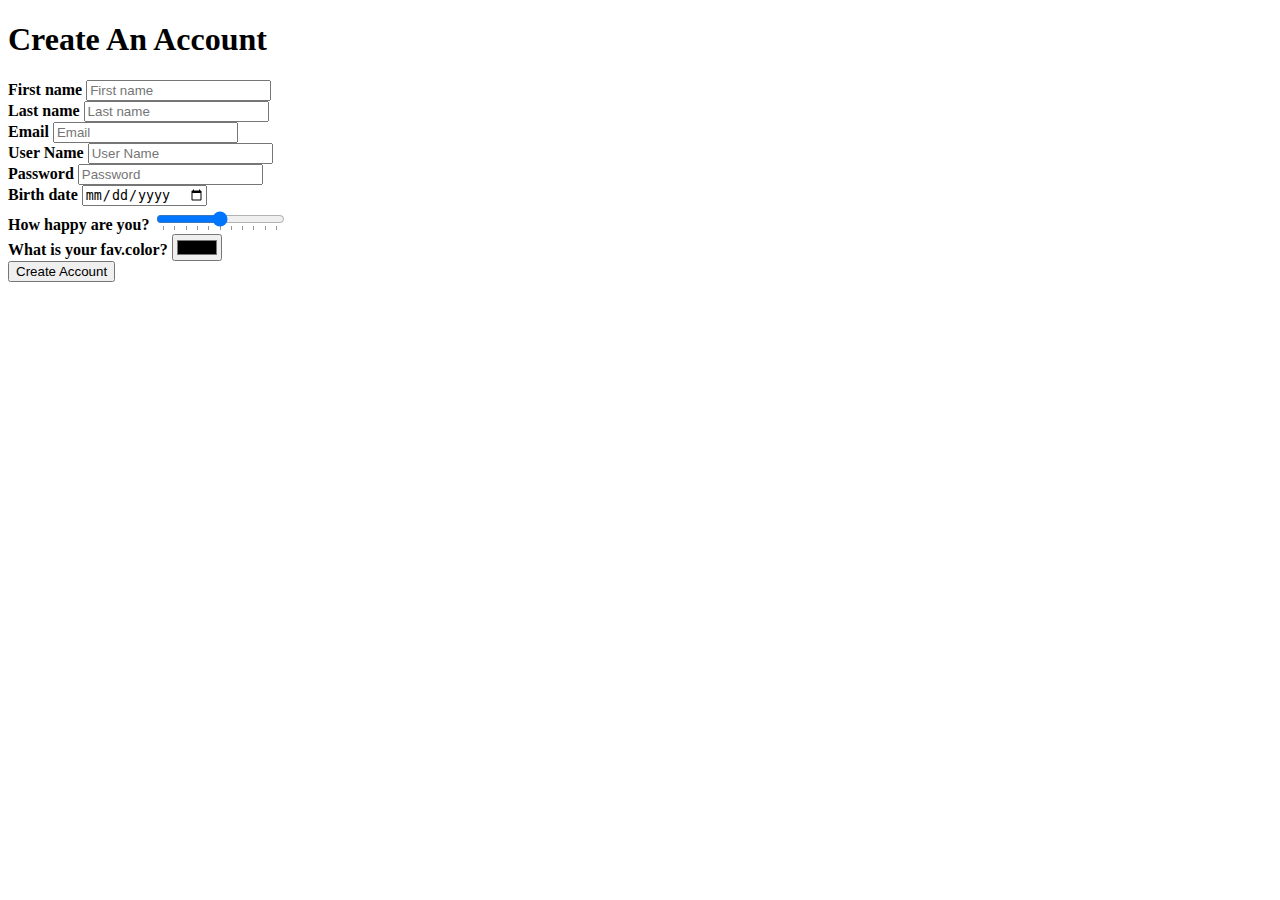
<file: 4day.html>
<!DOCTYPE html>
<html lang="en">
<head>
    <meta charset="UTF-8">
    <title>Challenges</title>
</head>

<body>
    <h1>Create An Account</h1>

    <form>
        <div>
            <label for="first-name"><strong>First name</strong></label>
            <input id="first-name" required type="text" placeholder="First name">
        </div>

        <div>
            <label for="last-name"><strong>Last name</strong></label>
            <input id="last-name" required type="text" placeholder="Last name">
        </div>

        <div>
            <label for="email"><strong>Email</strong></label>
            <input id="email" required type="email" placeholder="Email">
        </div>       

        <div>
            <label for="user-name"><strong>User Name</strong></label>
            <input id="user-name" required type="text" placeholder="User Name">
        </div>

        <div>
            <label for="password"><strong>Password</strong></label>
            <input id="password" required type="password" minlength="10" placeholder="Password">
        </div>

        <div>
            <label for="birth-date"><strong>Birth date</strong></label>
            <input id="birth-date" required type="date">
        </div>

        <div>
            <span for=range><strong>How happy are you?</strong></span>
            <input id=range required type="range" list="tickmarks">
            
            <datalist id="tickmarks">
              <option value="0"></option>
              <option value="10"></option>
              <option value="20"></option>
              <option value="30"></option>
              <option value="40"></option>
              <option value="50"></option>
              <option value="60"></option>
              <option value="70"></option>
              <option value="80"></option>
              <option value="90"></option>
              <option value="100"></option>
              <option value="110"></option>
            </datalist>
        </div>

        <div>
            <span for=color><strong>What is your fav.color?</strong></span>
            <input id=color required type="color">
        </div>    

        <input type="submit" value="Create Account">
        
    </form>

</body>
</html>
</file>
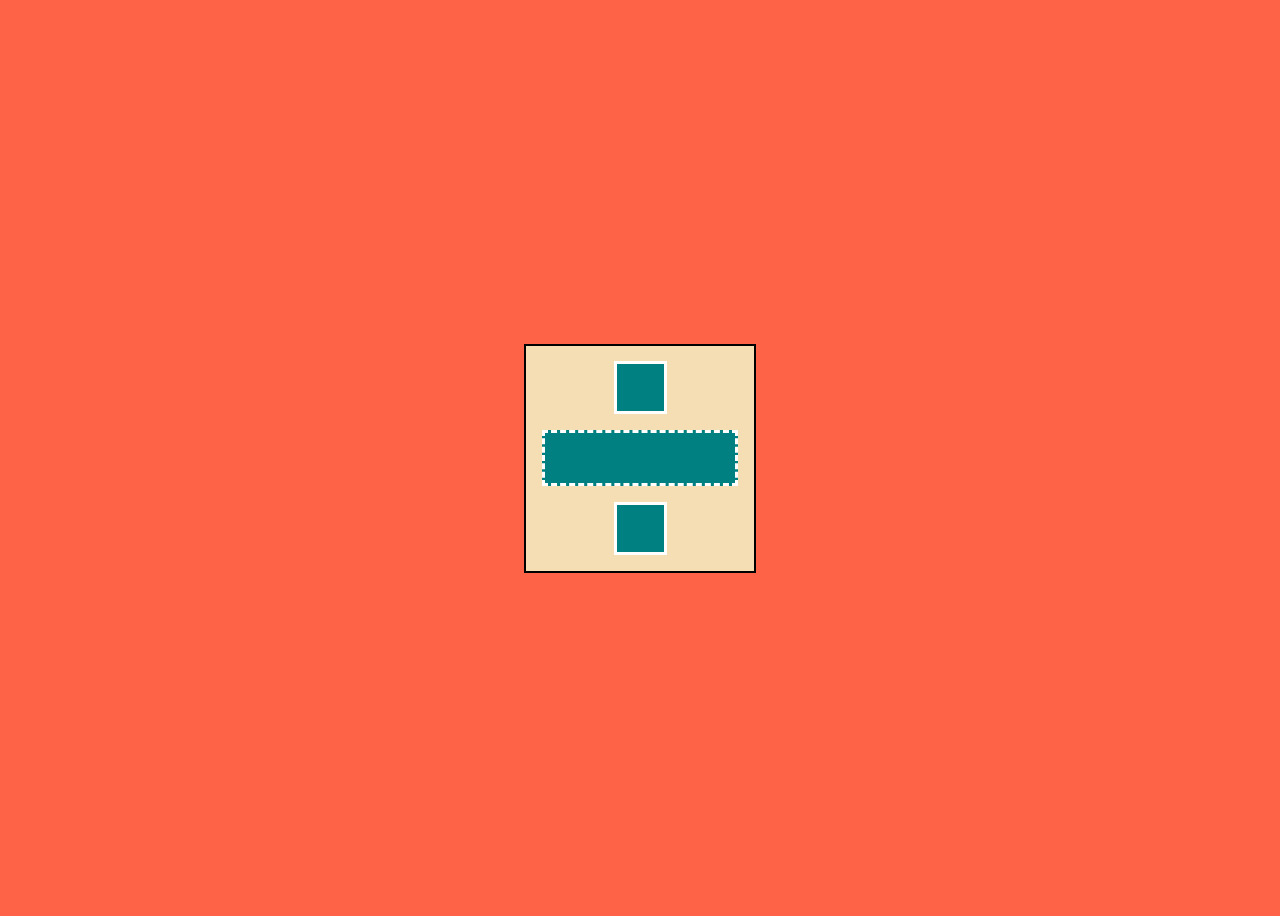
<file: 6day.html>
<!DOCTYPE html>
<html>
<head>
    <meta charset="UTF-8">
    <title>Challenges - CSS</title>
    <link href="6day_style.css" rel="stylesheet">
</head>
<body>
    <div class="border-box">
            <div class="top-box"></div>
            <div class="mid-box"></div>
            <div class="bottom-box"></div>
        </div>
    </div>
</body>
</html>
</file>
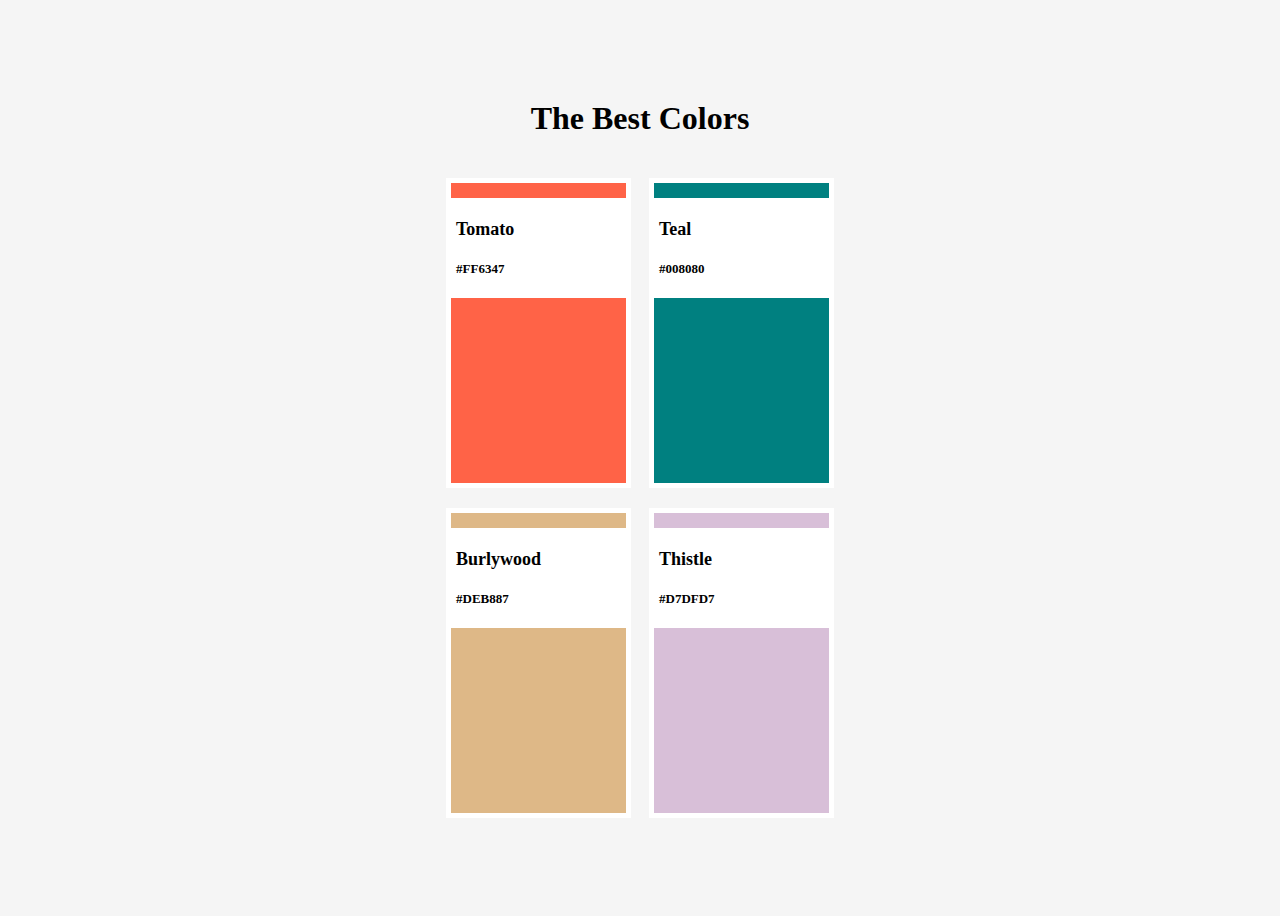
<file: 7day.html>
<!DOCTYPE html>
<html lang="en">
<head>
    <meta charset="UTF-8">
    <meta name="viewport" content="width=device-width, initial-scale=1.0">
    <title>Document</title>
    <link href="7day_style.css" rel="stylesheet">
</head>
<body>
    <h1>The Best Colors</h1>
    <div class="border">
        <div class="tomato">
            <div class="in_box">
                <span>Tomato</span>
                <span>#FF6347</span>
            </div>
        </div>

        <div class="teal">
            <div class="in_box">
                <span>Teal</span>
                <span>#008080</span>
            </div>
        </div>

        <div class="burlywood">
            <div class="in_box">
                <span>Burlywood</span>
                <span>#DEB887</span>
            </div>
        </div>
        
        <div class="thistle">
            <div class="in_box">
                <span>Thistle</span>
                <span>#D7DFD7</span>
            </div>
        </div>
    </div>
</body>
</html>
</file>
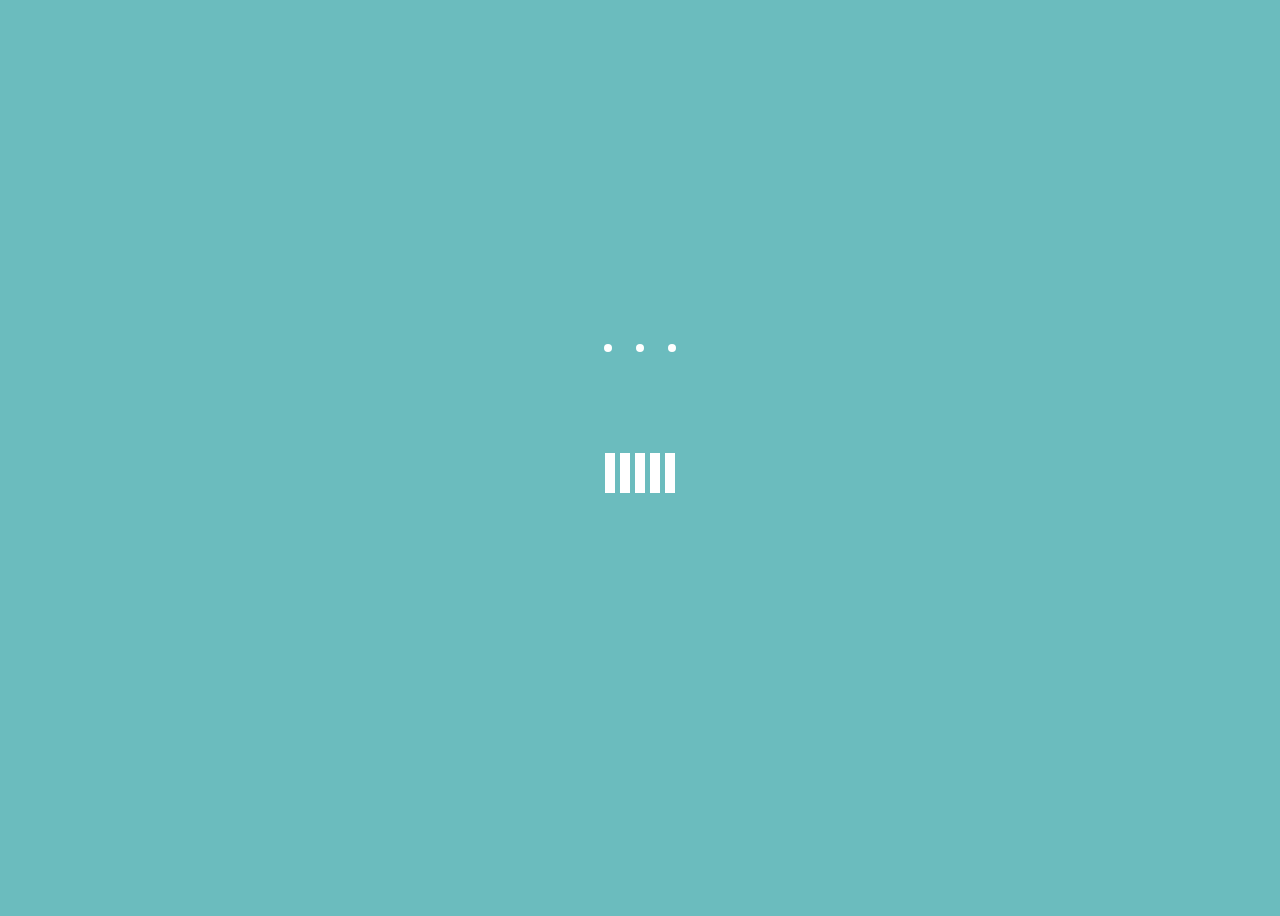
<file: 8day.html>
<!DOCTYPE html>
<html lang="en">
<head>
    <meta charset="UTF-8">
    <meta name="viewport" content="width=device-width, initial-scale=1.0">
    <title>Document</title>
    <link href="8day_style.css" rel="stylesheet">
</head>
<body>
    <div>
        <div class="three-circle">
            <div></div>
            <div></div>
            <div></div>
        </div>
    </div>

    <div class="five-box">
        <div></div>
        <div></div>
        <div></div>
        <div></div>
        <div></div>
    </div>
</body>
</html>
</file>
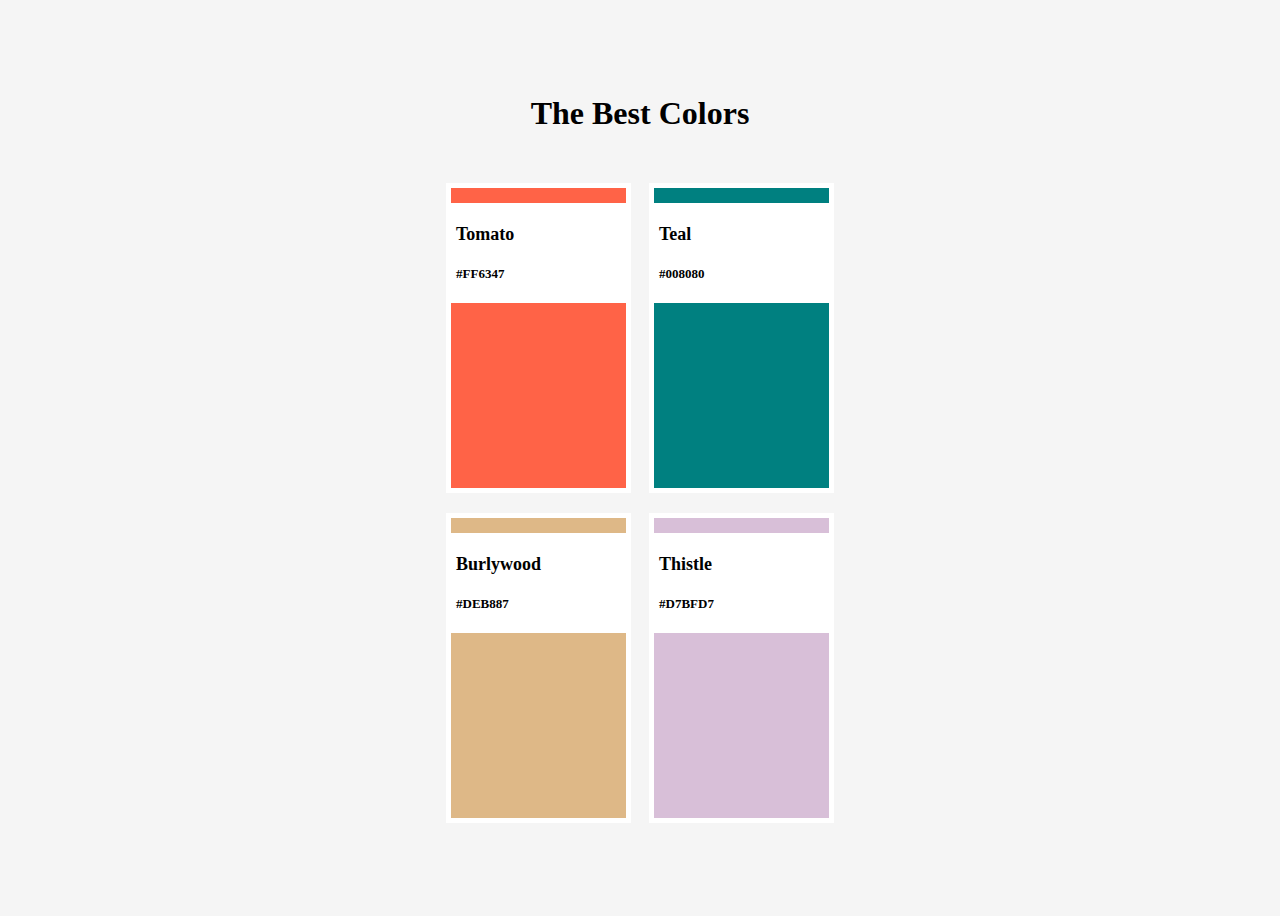
<file: dustmq.html>
<!DOCTYPE html>
<html lang="en">
<head>
    <meta charset="UTF-8">
    <meta name="viewport" content="width=device-width, initial-scale=1.0">
    <title>Document</title>
    <link href="dustmq_style.css" rel="stylesheet">
</head>
<body>
    <h1>The Best Colors</h1>
    <div class="border">
        <div class="tomato">
            <div class="in_box">
                <span>Tomato</span>
                <span>#FF6347</span>
            </div>
        </div>

        <div class="teal">
            <div class="in_box">
                <span>Teal</span>
                <span>#008080</span>
            </div>
        </div>

        <div class="burlywood">
            <div class="in_box">
                <span>Burlywood</span>
                <span>#DEB887</span>
            </div>
        </div>
        
        <div class="thistle">
            <div class="in_box">
                <span>Thistle</span>
                <span>#D7BFD7</span>
            </div>
        </div>
    </div>
</body>
</html>
</file>
<file: 6day_style.css>
html {
  background-color: #ff6347;
}

body {
  display: flex;
  justify-content: center;
  align-items: center;
  height: 100vh;
}

.border-box {
  display: flex;
  width: 228px;
  height: 225px;
  background-color: #f5deb3;
  border: 2px solid;
  flex-direction: column;
  align-items: center;
  justify-content: space-evenly;
}

.top-box,
.bottom-box {
  width: 47px;
  height: 47px;
  border: 3px solid white;
  background-color: #008080;
}

.mid-box {
  width: 190px;
  height: 50px;
  border: 3px solid white;
  background-color: #008080;
  border-style: dashed;
}
</file>
<file: 7day_style.css>
html {
  background-color: #f5f5f5;
}

body {
  display: flex;
  height: 100vh;
  justify-content: center;
  align-items: center;
  flex-direction: column;
}

.h1 {
  display: block;
}

.border {
  display: flex;
  height: 660px;
  width: 388px;
  background-color: #f5f5f5;
  flex-flow: wrap;
  justify-content: space-between;
  margin-top: 20px;
}

.tomato,
.teal,
.burlywood,
.thistle {
  width: 175px;
  height: 300px;
  border: 5px solid white;
  display: flex;
}

.tomato {
  background-color: tomato;
}

.teal {
  background-color: teal;
}

.burlywood {
  background-color: burlywood;
}

.thistle {
  background-color: thistle;
}

.in_box {
  display: flex;
  width: 175px;
  height: 100px;
  background-color: white;
  margin-top: 15px;
  flex-direction: column;
  justify-content: space-evenly;
}

.in_box span {
  display: block;
  margin-left: 5px;
  font-weight: bold;
}

.in_box span:first-child {
  font-size: large;
}

.in_box span:last-child {
  font-size: small;
}
</file>
<file: 8day_style.css>
html {
  background-color: #6bbcbe;
}

body {
  display: flex;
  height: 100vh;
  justify-content: center;
  align-items: center;
  flex-direction: column;
}

.three-circle {
  display: flex;
  width: 120px;
  height: 30px;
  justify-content: space-evenly;
  align-items: center;
  animation: circlemove 1s ease-in-out infinite 0.1s;
}

.three-circle div {
  width: 8px;
  height: 8px;
  background-color: white;
  border-radius: 50%;
}

@keyframes circlemove {
  from {
    transform: rotateZ(0);
  }
  to {
    transform: rotateZ(180deg);
  }
}

.five-box {
  display: flex;
  width: 80px;
  height: 220px;
  justify-content: space-evenly;
  align-items: center;
}

.five-box div {
  width: 10px;
  height: 40px;
  background-color: white;
}

@keyframes boxmove {
  0% {
    transform: scaleY(1);
  }
  15% {
    transform: scaleY(1);
  }
  30% {
    transform: scaleY(1);
  }
  50% {
    transform: scaleY(2);
  }
  100% {
    transform: scaleY(1);
  }
  50% {
    transform: scaleY(2);
  }
  30% {
    transform: scaleY(1);
  }
  15% {
    transform: scaleY(1);
  }
  0% {
    transform: scaleY(1);
  }
}

.five-box div {
  animation: boxmove 1s ease-out infinite;
}

.five-box div:nth-child(2) {
  animation-delay: 0.1s;
}

.five-box div:nth-child(3) {
  animation-delay: 0.2s;
}

.five-box div:nth-child(4) {
  animation-delay: 0.3s;
}

.five-box div:last-child {
  animation-delay: 0.4s;
}
</file>
<file: dustmq_style.css>
html {
  background-color: #f5f5f5;
}

body {
  display: flex;
  height: 100vh;
  justify-content: center;
  align-items: center;
  flex-direction: column;
}

.h1 {
  display: block;
}

.border {
  display: flex;
  height: 660px;
  width: 388px;
  background-color: #f5f5f5;
  flex-flow: wrap;
  justify-content: space-between;
  position: relative;
  margin-top: 30px;
}

.tomato,
.teal,
.burlywood,
.thistle {
  width: 175px;
  height: 300px;
  border: 5px solid white;
  position: absolute;
}

.tomato {
  background-color: tomato;
}

.teal {
  background-color: teal;
  right: 0px;
}

.burlywood {
  background-color: burlywood;
  top: 330px;
}

.thistle {
  background-color: thistle;
  top: 330px;
  right: 0px;
}

.in_box {
  display: flex;
  height: 100px;
  background-color: white;
  margin-top: 15px;
  flex-direction: column;
  justify-content: space-evenly;
  font-weight: bold;
}

.in_box span {
  margin-left: 5px;
}

.in_box span:first-child {
  font-size: large;
}

.in_box span:last-child {
  font-size: small;
}
</file>
